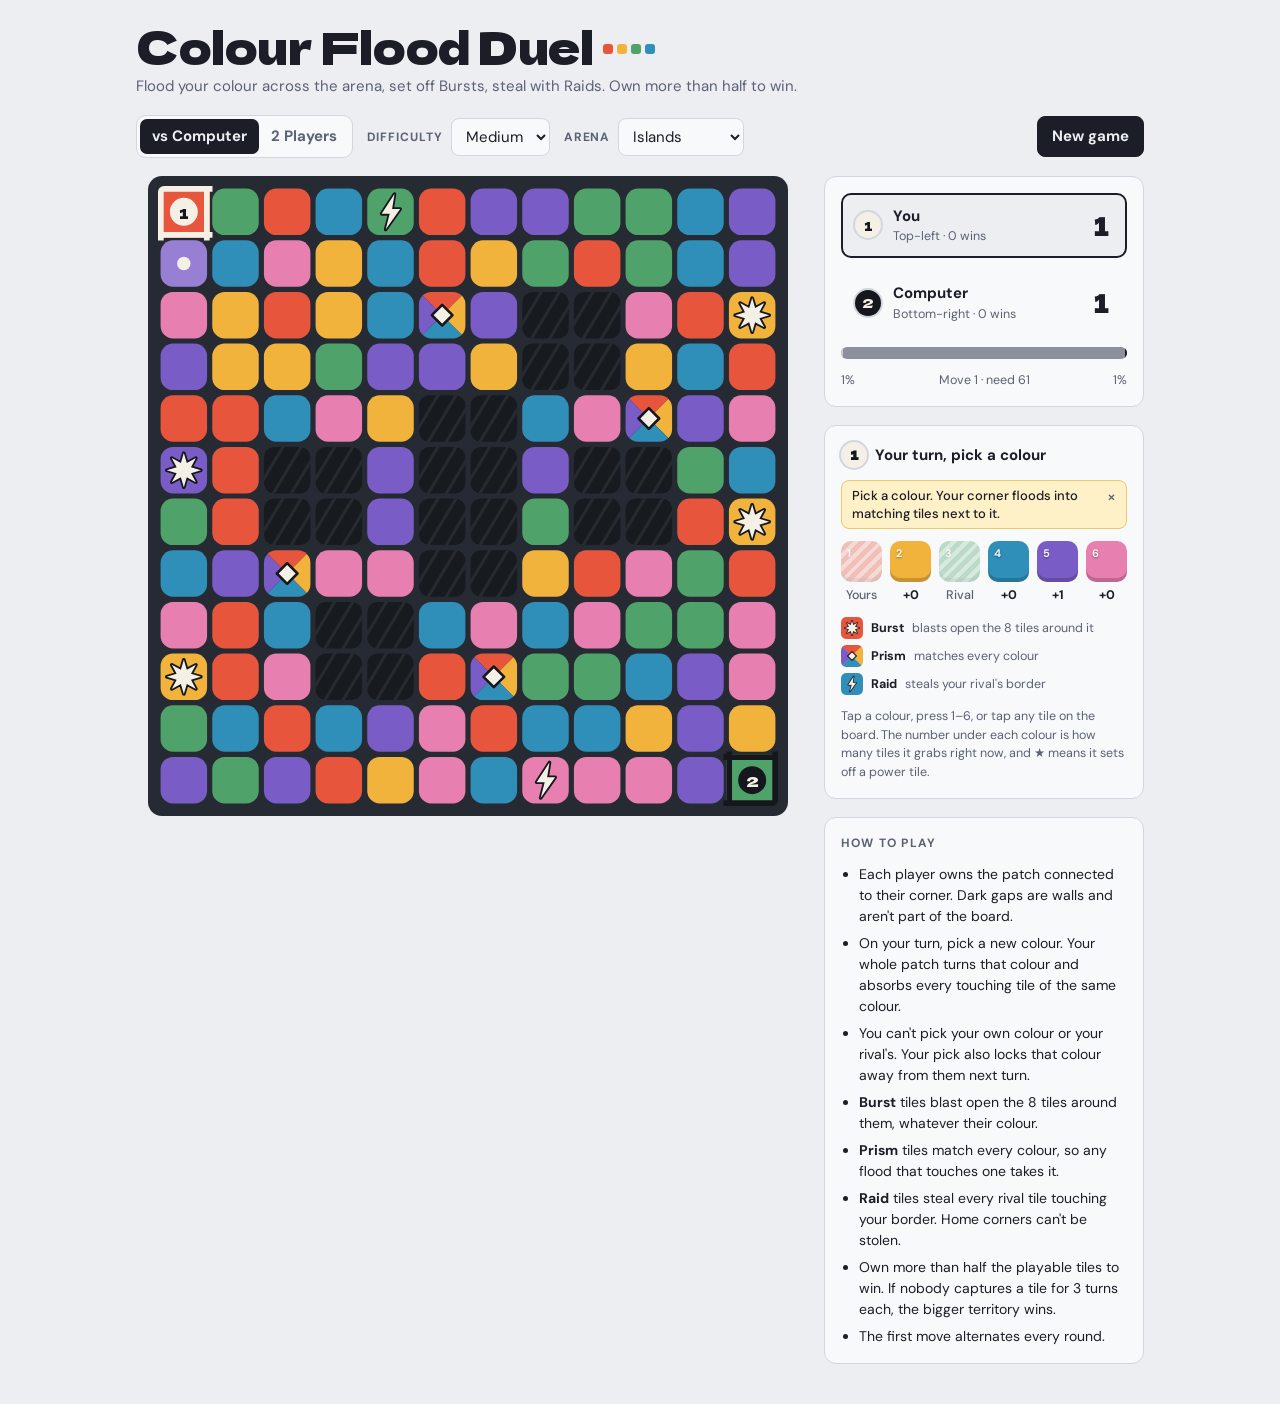
<file: index.html>
<!DOCTYPE html>
<html lang="en">
<head>
    <meta charset="UTF-8">
    <meta name="viewport" content="width=device-width, initial-scale=1.0">
    <title>Colour Flood Duel</title>
    <meta name="description" content="A two-player territory battle. Flood your colour across walled arenas, set off Bursts, bridge with Prisms and Raid your rival's border. Play a friend or the computer.">
    <script>
        // Compact, no-scroll layout when the game runs inside another site's frame (game portals) or with ?embed=1
        (function () {
            var embed = false;
            try { embed = window.self !== window.top; } catch (e) { embed = true; }
            if (/[?&]embed=1/.test(location.search)) embed = true;
            if (embed) document.documentElement.classList.add("embed");
        })();
    </script>
    <link rel="preload" href="fonts/dela-gothic-one-latin-400-normal.woff2" as="font" type="font/woff2" crossorigin>
    <link rel="stylesheet" href="style.css">
    <!-- PLATFORM_SDK -->
</head>
<body>
    <div class="app">
        <header class="top">
            <h1>Colour Flood Duel<span class="drip" aria-hidden="true"><i></i><i></i><i></i><i></i></span></h1>
            <p class="sub">Flood your colour across the arena, set off Bursts, steal with Raids. Own more than half to win.</p>
        </header>

        <nav class="toolbar" aria-label="Game settings">
            <div class="seg" role="group" aria-label="Game mode">
                <button type="button" id="modeCpu" aria-pressed="true">vs Computer</button>
                <button type="button" id="modePvp" aria-pressed="false">2 Players</button>
            </div>
            <label class="field" id="levelField">
                <span>Difficulty</span>
                <select id="level">
                    <option value="easy">Easy</option>
                    <option value="medium" selected>Medium</option>
                    <option value="hard">Hard</option>
                </select>
            </label>
            <label class="field">
                <span>Arena</span>
                <select id="arena">
                    <option value="islands" selected>Islands</option>
                    <option value="canyon">Canyon</option>
                    <option value="fortress">Fortress</option>
                    <option value="open12">Open 12×12</option>
                    <option value="open10">Quick 10×10</option>
                </select>
            </label>
            <div class="actions">
                <button type="button" class="btn ghost" id="rulesBtn">How to play</button>
                <button type="button" class="btn" id="newBtn">New game</button>
            </div>
        </nav>

        <div class="board-wrap">
            <canvas id="board" aria-label="Game board"></canvas>
            <div class="overlay" id="overlay" hidden>
                <div class="card">
                    <p class="eyebrow">Game over</p>
                    <h2 id="resTitle">You win</h2>
                    <p class="res-sub" id="resSub"></p>
                    <button type="button" class="btn" id="againBtn">Next round</button>
                </div>
            </div>
        </div>

        <aside class="side">
            <section class="panel score" aria-label="Score">
                <div class="player" id="pc1">
                    <span class="chip p1">1</span>
                    <div class="pinfo">
                        <div class="pname" id="n1">You</div>
                        <div class="pmeta">Top-left · <span id="w1">0</span> wins</div>
                    </div>
                    <div class="pscore" id="s1">1</div>
                </div>
                <div class="player" id="pc2">
                    <span class="chip p2">2</span>
                    <div class="pinfo">
                        <div class="pname" id="n2">Computer</div>
                        <div class="pmeta">Bottom-right · <span id="w2">0</span> wins</div>
                    </div>
                    <div class="pscore" id="s2">1</div>
                </div>
                <div class="tug" aria-hidden="true"><span id="t1"></span><span id="t0"></span><span id="t2"></span></div>
                <div class="tugmeta"><span id="pct1">0%</span><span id="movesTxt">Move 1</span><span id="pct2">0%</span></div>
            </section>

            <section class="panel pick" aria-label="Choose a colour">
                <p class="status" id="status" aria-live="polite"></p>
                <p class="note" id="note" hidden></p>
                <div class="palette" id="palette"></div>
                <div class="legend" aria-label="Power tiles">
                    <span class="lg"><img class="ico" data-kind="burst" alt=""><b>Burst</b><span class="lg-d">blasts open the 8 tiles around it</span></span>
                    <span class="lg"><img class="ico" data-kind="prism" alt=""><b>Prism</b><span class="lg-d">matches every colour</span></span>
                    <span class="lg"><img class="ico" data-kind="raid" alt=""><b>Raid</b><span class="lg-d">steals your rival's border</span></span>
                </div>
                <p class="hint">Tap a colour, press 1–6, or tap any tile on the board. The number under each colour is how many tiles it grabs right now, and ★ means it sets off a power tile.</p>
            </section>

            <section class="panel rules" id="rulesPanel">
                <h3>How to play</h3>
                <ul id="rulesList">
                    <li>Each player owns the patch connected to their corner. Dark gaps are walls and aren't part of the board.</li>
                    <li>On your turn, pick a new colour. Your whole patch turns that colour and absorbs every touching tile of the same colour.</li>
                    <li>You can't pick your own colour or your rival's. Your pick also locks that colour away from them next turn.</li>
                    <li><b>Burst</b> tiles blast open the 8 tiles around them, whatever their colour.</li>
                    <li><b>Prism</b> tiles match every colour, so any flood that touches one takes it.</li>
                    <li><b>Raid</b> tiles steal every rival tile touching your border. Home corners can't be stolen.</li>
                    <li>Own more than half the playable tiles to win. If nobody captures a tile for 3 turns each, the bigger territory wins.</li>
                    <li>The first move alternates every round.</li>
                </ul>
            </section>
        </aside>
    </div>

    <div class="modal" id="rulesModal" role="dialog" aria-modal="true" aria-labelledby="rulesTitle" hidden>
        <div class="card">
            <h2 id="rulesTitle">How to play</h2>
            <ul id="rulesModalList"></ul>
            <p class="controls-line">Click a colour, press keys 1–6, or click any tile to pick its colour.</p>
            <button type="button" class="btn" id="rulesClose">Got it</button>
        </div>
    </div>

    <script src="game.js"></script>
    <script src="art.js"></script>
    <script src="platform.js"></script>
    <script src="main.js"></script>
</body>
</html>
</file>
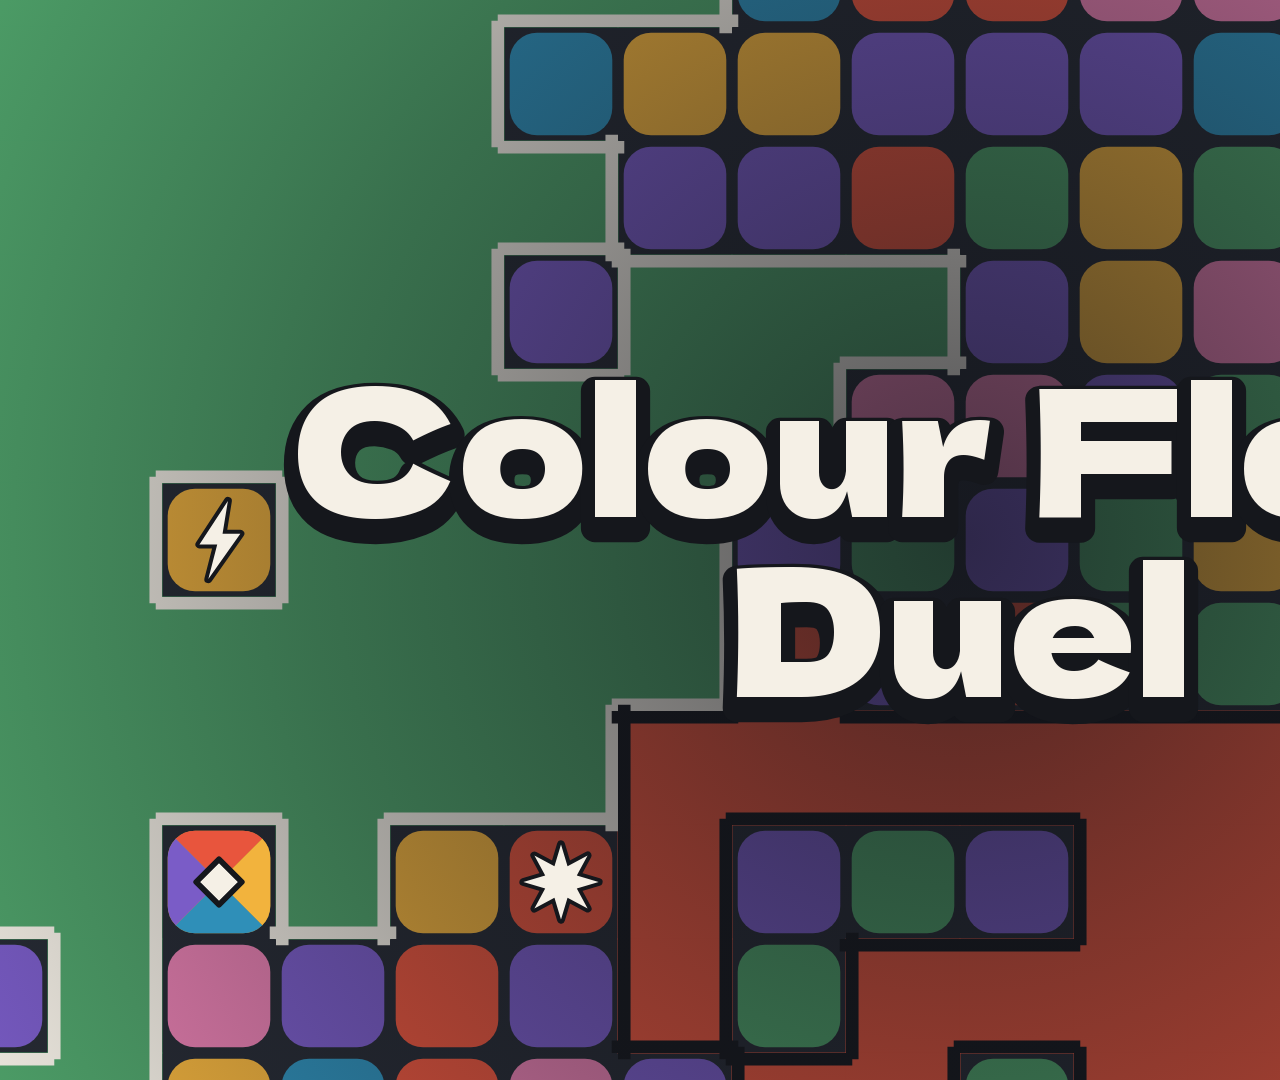
<file: tools/cover.html>
<!DOCTYPE html>
<html lang="en">
<head>
<meta charset="UTF-8">
<title>Colour Flood Duel cover</title>
<style>
    @font-face { font-family: "Dela Gothic One"; src: url("../fonts/dela-gothic-one-latin-400-normal.woff2") format("woff2"); }
    html, body { margin: 0; background: #262a33; }
    canvas { display: block; }
</style>
</head>
<body>
<canvas id="c"></canvas>
<script src="../art.js"></script>
<script>
/* Renders the store cover at ?w=1920&h=1080. Same seed every time, so all
   three sizes show the same battle. Only the game title appears as text. */
const P = new URLSearchParams(location.search);
const W = +P.get("w") || 1920, H = +P.get("h") || 1080;
const COLORS = ["#e8553d", "#f2b33d", "#4fa36a", "#2f8fb8", "#7a5cc7", "#e77fb0"];
const P1 = "#f5f0e6", P2 = "#15171c";

let seed = 20261026;
const rnd = () => ((seed = (seed * 1664525 + 1013904223) >>> 0) / 4294967296);

// Cell size follows the shorter side so every cover shows about the same density
const cell = Math.round(Math.min(W, H) / 9.5);
const C = Math.ceil(W / cell) + 1, R = Math.ceil(H / cell) + 1;
const color = Array.from({ length: R * C }, () => (rnd() * 6) | 0);
const owner = new Array(R * C).fill(0);
const nb = i => { const r = (i / C) | 0, c = i % C, o = [];
    if (r) o.push(i - C); if (r < R - 1) o.push(i + C); if (c) o.push(i - 1); if (c < C - 1) o.push(i + 1); return o; };
function grow(p, col) {
    for (let i = 0; i < owner.length; i++) if (owner[i] === p) color[i] = col;
    let changed = true;
    while (changed) {
        changed = false;
        for (let i = 0; i < owner.length; i++) {
            if (owner[i] !== p) continue;
            for (const j of nb(i)) if (!owner[j] && color[j] === col) { owner[j] = p; changed = true; }
        }
    }
}
function gain(p, col) {
    const o = owner.slice(), cl = color.slice();
    grow(p, col);
    const n = owner.filter(x => x === p).length;
    owner.splice(0, owner.length, ...o); color.splice(0, color.length, ...cl);
    return n;
}
owner[0] = 1; owner[R * C - 1] = 2;
const pc = [null, color[0], color[R * C - 1] === color[0] ? (color[0] + 3) % 6 : color[R * C - 1]];
color[R * C - 1] = pc[2];
grow(1, pc[1]); grow(2, pc[2]);
// Both sides play greedy until each owns roughly a quarter of the board
for (let t = 0; t < 60; t++) {
    const p = (t % 2) + 1;
    if (owner.filter(x => x === p).length > R * C * 0.27) continue;
    let best = -1, bc = 0;
    for (let c = 0; c < 6; c++) {
        if (c === pc[1] || c === pc[2]) continue;
        const g = gain(p, c) + rnd() * 0.5;
        if (g > best) { best = g; bc = c; }
    }
    pc[p] = bc; grow(p, bc);
}
// Same territory colours on every cover: green for player 1, tomato for player 2
for (let i = 0; i < owner.length; i++) {
    if (owner[i] === 1) color[i] = 2;
    else if (owner[i] === 2) color[i] = 0;
}

const cv = document.getElementById("c");
cv.width = W; cv.height = H;
const x = cv.getContext("2d");
x.fillStyle = "#262a33"; x.fillRect(0, 0, W, H);
const ox = (W - C * cell) / 2, oy = (H - R * cell) / 2, gap = cell * 0.1;
for (let i = 0; i < R * C; i++) {
    const cx = ox + (i % C) * cell, cy = oy + ((i / C) | 0) * cell;
    x.fillStyle = COLORS[color[i]];
    if (owner[i]) x.fillRect(cx - 0.5, cy - 0.5, cell + 1, cell + 1);
    else { x.beginPath(); x.roundRect(cx + gap / 2, cy + gap / 2, cell - gap, cell - gap, cell * 0.24); x.fill(); }
}
x.lineWidth = cell * 0.11; x.lineCap = "square";
for (const p of [1, 2]) {
    x.strokeStyle = p === 1 ? P1 : P2; x.beginPath();
    const h = x.lineWidth / 2;
    for (let i = 0; i < R * C; i++) {
        if (owner[i] !== p) continue;
        const r = (i / C) | 0, c = i % C, cx = ox + c * cell, cy = oy + r * cell;
        if (r === 0 || owner[i - C] !== p) { x.moveTo(cx, cy + h); x.lineTo(cx + cell, cy + h); }
        if (r === R - 1 || owner[i + C] !== p) { x.moveTo(cx, cy + cell - h); x.lineTo(cx + cell, cy + cell - h); }
        if (c === 0 || owner[i - 1] !== p) { x.moveTo(cx + h, cy); x.lineTo(cx + h, cy + cell); }
        if (c === C - 1 || owner[i + 1] !== p) { x.moveTo(cx + cell - h, cy); x.lineTo(cx + cell - h, cy + cell); }
    }
    x.stroke();
}

// Soft dark vignette behind the title so it reads on any colour
const g = x.createRadialGradient(W / 2, H / 2, 0, W / 2, H / 2, Math.max(W, H) * 0.62);
g.addColorStop(0, "rgba(16,18,24,0.72)"); g.addColorStop(0.55, "rgba(16,18,24,0.35)"); g.addColorStop(1, "rgba(16,18,24,0)");
x.fillStyle = g; x.fillRect(0, 0, W, H);

// Power tiles on free cells away from the title, same pattern on every cover
const kinds = ["burst", "prism", "raid", "burst", "prism"];
const freeCells = [];
for (let i = 0; i < R * C; i++) {
    if (owner[i]) continue;
    const cx = ox + (i % C) * cell + cell / 2, cy = oy + ((i / C) | 0) * cell + cell / 2;
    const dx = (cx - W / 2) / W, dy = (cy - H / 2) / H;
    if (Math.hypot(dx, dy) > 0.37 && cx > cell && cx < W - cell && cy > cell && cy < H - cell) freeCells.push(i);
}
const used = [];
for (const kind of kinds) {
    for (let tries = 0; tries < 200; tries++) {
        const i = freeCells[(rnd() * freeCells.length) | 0];
        const r = (i / C) | 0, c = i % C;
        if (used.some(j => Math.abs(((j / C) | 0) - r) + Math.abs((j % C) - c) < 3)) continue;
        used.push(i);
        const cx = ox + c * cell, cy = oy + r * cell;
        if (kind === "prism") Art.prism(x, cx, cy, cell, gap / 2, cell * 0.24);
        else (kind === "burst" ? Art.burst : Art.raid)(x, cx, cy, cell);
        break;
    }
}


document.fonts.load('100px "Dela Gothic One"').then(() => {
    const portrait = H > W * 1.2;
    const lines = portrait ? ["Colour", "Flood", "Duel"] : W === H ? ["Colour", "Flood Duel"] : ["Colour Flood", "Duel"];
    const size = portrait ? W * 0.205 : W === H ? W * 0.135 : W * 0.092;
    x.font = `${size}px "Dela Gothic One"`;
    x.textAlign = "center"; x.textBaseline = "middle";
    const lh = size * 1.02, top = H / 2 - (lines.length - 1) * lh / 2;
    lines.forEach((t, k) => {
        const y = top + k * lh;
        x.lineJoin = "round"; x.lineWidth = size * 0.16; x.strokeStyle = "#15171c"; x.strokeText(t, W / 2, y + size * 0.06);
        x.fillStyle = P1; x.fillText(t, W / 2, y);
    });
    document.title = "ready";
});
</script>
</body>
</html>
</file>
<file: style.css>
/* Colour Flood Duel
   Layout: board-first, with a slim control rail beside it. On phones the rail stacks under the board.
   In embed mode (inside a game portal's frame) everything fits the window with no scrolling. */

@font-face {
    font-family: "Dela Gothic One";
    src: url("fonts/dela-gothic-one-latin-400-normal.woff2") format("woff2");
    font-weight: 400;
    font-display: swap;
}
@font-face {
    font-family: "DM Sans";
    src: url("fonts/dm-sans-latin-400-normal.woff2") format("woff2");
    font-weight: 400;
    font-display: swap;
}
@font-face {
    font-family: "DM Sans";
    src: url("fonts/dm-sans-latin-500-normal.woff2") format("woff2");
    font-weight: 500;
    font-display: swap;
}
@font-face {
    font-family: "DM Sans";
    src: url("fonts/dm-sans-latin-700-normal.woff2") format("woff2");
    font-weight: 700;
    font-display: swap;
}

:root {
    --bg: #eceef2;
    --surface: #f8f9fb;
    --fg: #1b1e26;
    --muted: #5b6274;
    --line: #d2d6df;
    --well: #262a33;
    --track: #8b909c;
    --focus: #2f8fb8;
    --scrim: rgba(10, 11, 14, 0.55);
    --tip-bg: #fff1c7;
    --tip-line: #e9c96a;
    --p1: #f5f0e6;
    --p2: #15171c;
    --display: "Dela Gothic One", "Arial Black", Impact, sans-serif;
    --body: "DM Sans", system-ui, -apple-system, "Segoe UI", sans-serif;
    color-scheme: light;
}

@media (prefers-color-scheme: dark) {
    :root {
        --bg: #13151a;
        --surface: #1c1f26;
        --fg: #eef0f4;
        --muted: #9aa1b2;
        --line: #2e323c;
        --well: #0b0c0f;
        --track: #5d6270;
        --tip-bg: #33301f;
        --tip-line: #6b5d2a;
        color-scheme: dark;
    }
}

* { box-sizing: border-box; }
html, body { margin: 0; }
[hidden] { display: none !important; }

body {
    background: var(--bg);
    color: var(--fg);
    font-family: var(--body);
    font-size: 15px;
    line-height: 1.5;
}

/* ---------- Page grid ---------- */
.app {
    max-width: 1040px;
    margin: 0 auto;
    padding-block: 24px 40px;
    padding-left: max(16px, env(safe-area-inset-left, 0px));
    padding-right: max(16px, env(safe-area-inset-right, 0px));
    display: grid;
    grid-template-columns: minmax(0, 1fr) 320px;
    grid-template-areas:
        "head  head"
        "tools tools"
        "board side";
    column-gap: 24px;
    row-gap: 18px;
    align-items: start;
}
.top { grid-area: head; }
.toolbar { grid-area: tools; }
.board-wrap { grid-area: board; }
.side { grid-area: side; }

@media (max-width: 780px) {
    .app {
        grid-template-columns: minmax(0, 1fr);
        grid-template-areas: "head" "tools" "board" "side";
    }
}

/* ---------- Header ---------- */
h1 {
    font-family: var(--display);
    font-weight: 400;
    font-size: clamp(1.9rem, 5vw, 2.8rem);
    line-height: 1;
    margin: 0;
    letter-spacing: -0.01em;
    text-wrap: balance;
}
h1 .drip { display: inline-flex; gap: 4px; vertical-align: middle; margin-left: 10px; transform: translateY(-4px); }
h1 .drip i { width: 10px; height: 10px; border-radius: 3px; display: block; }
h1 .drip i:nth-child(1) { background: #e8553d; }
h1 .drip i:nth-child(2) { background: #f2b33d; }
h1 .drip i:nth-child(3) { background: #4fa36a; }
h1 .drip i:nth-child(4) { background: #2f8fb8; }
.sub { margin: 6px 0 0; color: var(--muted); }

/* ---------- Toolbar ---------- */
.toolbar { display: flex; flex-wrap: wrap; align-items: center; gap: 10px 14px; }
select, button { font: inherit; color: inherit; }

.seg {
    display: inline-flex;
    background: var(--surface);
    border: 1px solid var(--line);
    border-radius: 10px;
    padding: 3px;
}
.seg button {
    border: 0;
    background: none;
    padding: 6px 12px;
    border-radius: 7px;
    font-weight: 700;
    cursor: pointer;
    color: var(--muted);
}
.seg button[aria-pressed="true"] { background: var(--fg); color: var(--bg); }

.field { display: inline-flex; align-items: center; gap: 8px; }
.field span { font-size: 12px; text-transform: uppercase; letter-spacing: 0.08em; color: var(--muted); font-weight: 700; }
select {
    background: var(--surface);
    border: 1px solid var(--line);
    border-radius: 8px;
    padding: 7px 10px;
    cursor: pointer;
}

.actions { display: flex; gap: 8px; margin-left: auto; }
.btn {
    background: var(--fg);
    color: var(--bg);
    border: 1px solid var(--fg);
    border-radius: 8px;
    padding: 8px 14px;
    font-weight: 700;
    cursor: pointer;
}
.btn.ghost { background: var(--surface); color: var(--fg); border-color: var(--line); }
.btn:hover { opacity: 0.88; }
:focus-visible { outline: 3px solid var(--focus); outline-offset: 2px; }
#rulesBtn { display: none; }

@media (max-width: 780px) {
    .actions { margin-left: 0; }
}

/* ---------- Board ---------- */
.board-wrap {
    position: relative;
    width: 100%;
    max-width: 640px;
    justify-self: center;
    background: var(--well);
    border-radius: 14px;
    padding: 10px;
}
canvas {
    display: block;
    width: 100%;
    max-width: 100%;
    aspect-ratio: 1;
    border-radius: 6px;
    cursor: pointer;
    touch-action: manipulation;
}
.board-wrap.waiting canvas { cursor: wait; }

.overlay, .modal {
    display: grid;
    place-items: center;
    background: var(--scrim);
    backdrop-filter: blur(2px);
    padding: 16px;
}
.overlay { position: absolute; inset: 0; border-radius: 14px; }
.modal { position: fixed; inset: 0; z-index: 20; }

.card {
    background: var(--surface);
    color: var(--fg);
    border-radius: 14px;
    padding: 22px 26px;
    max-width: 340px;
    box-shadow: 0 20px 50px rgba(0, 0, 0, 0.35);
}
.overlay .card { text-align: center; }
.eyebrow { margin: 0; font-size: 12px; text-transform: uppercase; letter-spacing: 0.1em; color: var(--muted); font-weight: 700; }
.card h2 { font-family: var(--display); font-weight: 400; font-size: 1.8rem; margin: 6px 0 4px; line-height: 1.1; text-wrap: balance; }
.overlay .res-sub { margin: 0 0 16px; color: var(--muted); font-variant-numeric: tabular-nums; }

.modal .card { max-width: 440px; max-height: calc(100% - 16px); overflow: auto; display: grid; gap: 12px; }
.modal h2 { font-size: 1.4rem; margin: 0; }
.modal ul { margin: 0; padding-left: 18px; display: grid; gap: 6px; font-size: 14px; }
.modal .controls-line { margin: 0; font-size: 13px; color: var(--muted); }
.modal .btn { justify-self: start; }

/* ---------- Side rail ---------- */
.side { display: grid; gap: 18px; min-width: 0; }
.panel {
    background: var(--surface);
    border: 1px solid var(--line);
    border-radius: 12px;
    padding: 16px;
    display: grid;
    gap: 12px;
}

.player {
    display: grid;
    grid-template-columns: auto minmax(0, 1fr) auto;
    align-items: center;
    gap: 12px;
    padding: 10px 12px;
    border-radius: 10px;
    border: 2px solid transparent;
    transition: border-color 0.2s, background 0.2s;
}
.player.active { border-color: var(--fg); background: var(--bg); }
.chip {
    width: 26px;
    height: 26px;
    flex: none;
    border-radius: 50%;
    display: inline-grid;
    place-items: center;
    font-family: var(--display);
    font-size: 13px;
    box-shadow: 0 0 0 2px var(--line);
}
.chip.p1 { background: var(--p1); color: #15171c; }
.chip.p2 { background: var(--p2); color: #f5f0e6; }
.pname { font-weight: 700; }
.pmeta { font-size: 12.5px; color: var(--muted); font-variant-numeric: tabular-nums; }
.pscore { font-family: var(--display); font-size: 1.6rem; font-variant-numeric: tabular-nums; min-width: 2.5ch; text-align: right; }

.tug { display: flex; height: 12px; border-radius: 6px; overflow: hidden; background: var(--track); }
.tug span { display: block; height: 100%; transition: width 0.35s ease; }
#t1 { background: var(--p1); box-shadow: inset 0 0 0 1px rgba(0, 0, 0, 0.15); }
#t2 { background: var(--p2); }
.tugmeta { display: flex; justify-content: space-between; font-size: 12.5px; color: var(--muted); font-variant-numeric: tabular-nums; }

.status { margin: 0; font-weight: 700; display: flex; align-items: center; gap: 8px; min-height: 26px; }
.note { margin: -4px 0 0; font-size: 13px; color: var(--muted); }
.note.tip {
    margin: 0;
    display: flex;
    align-items: flex-start;
    gap: 8px;
    padding: 6px 6px 6px 10px;
    background: var(--tip-bg);
    border: 1px solid var(--tip-line);
    border-radius: 8px;
    color: var(--fg);
    font-weight: 500;
    line-height: 1.35;
}
.note.tip span { flex: 1; min-width: 0; }
.tip-x {
    flex: none;
    border: 0;
    background: none;
    color: var(--muted);
    font-size: 16px;
    line-height: 1;
    padding: 2px 4px;
    cursor: pointer;
}
.sw.pulse .blob { animation: pulse 1.1s ease-in-out infinite; }
@keyframes pulse {
    0%, 100% { box-shadow: inset 0 -4px 0 rgba(0, 0, 0, 0.18), 0 0 0 0 var(--fg); transform: translateY(0); }
    50% { box-shadow: inset 0 -4px 0 rgba(0, 0, 0, 0.18), 0 0 0 3px var(--fg); transform: translateY(-3px); }
}

.dots { display: inline-flex; gap: 3px; }
.dots i { width: 5px; height: 5px; border-radius: 50%; background: var(--muted); animation: blink 1s infinite; }
.dots i:nth-child(2) { animation-delay: 0.15s; }
.dots i:nth-child(3) { animation-delay: 0.3s; }
@keyframes blink { 0%, 100% { opacity: 0.25; } 50% { opacity: 1; } }

.palette { display: grid; grid-template-columns: repeat(6, minmax(0, 1fr)); gap: 8px; }
.sw {
    background: none;
    border: 0;
    padding: 0;
    cursor: pointer;
    display: grid;
    gap: 4px;
    justify-items: center;
    border-radius: 10px;
}
.sw .blob {
    position: relative;
    width: 100%;
    aspect-ratio: 1;
    border-radius: 10px;
    background: var(--c);
    box-shadow: inset 0 -4px 0 rgba(0, 0, 0, 0.18);
    transition: transform 0.12s ease;
}
.sw .key {
    position: absolute;
    top: 4px;
    left: 6px;
    font-size: 11px;
    font-weight: 700;
    color: rgba(255, 255, 255, 0.92);
    text-shadow: 0 1px 2px rgba(0, 0, 0, 0.35);
}
.sw .gain { font-size: 12.5px; font-weight: 700; font-variant-numeric: tabular-nums; }
.sw:not(:disabled):hover .blob, .sw.hot .blob { transform: translateY(-3px); }
.sw:disabled { cursor: not-allowed; }
.sw:disabled .blob {
    opacity: 0.35;
    background-image: repeating-linear-gradient(135deg, rgba(255, 255, 255, 0.45) 0 4px, transparent 4px 9px);
}
.sw.wait:disabled .blob { opacity: 0.6; background-image: none; }
.sw:disabled .gain { color: var(--muted); font-weight: 500; }
.hint { margin: 0; font-size: 12.5px; color: var(--muted); }

.legend { display: grid; gap: 6px; font-size: 12.5px; color: var(--muted); }
.lg { display: flex; align-items: center; gap: 8px; min-width: 0; }
.lg b { color: var(--fg); font-weight: 700; }
.ico { width: 22px; height: 22px; flex: none; display: block; }

.rules h3 { margin: 0; font-size: 12px; text-transform: uppercase; letter-spacing: 0.1em; color: var(--muted); }
.rules ul { margin: 0; padding-left: 18px; display: grid; gap: 6px; font-size: 14px; }

@media (max-width: 780px) {
    .palette { gap: 10px; }
    .pick { order: -1; }
}

/* =========================================================
   Embed mode: fit the whole game in the frame, no scrolling.
   Tuned for 16:9 frames from 800×450 up to 1920×1080.
   ========================================================= */
html.embed, html.embed body { height: 100%; overflow: hidden; }
html.embed body { -webkit-user-select: none; user-select: none; -webkit-touch-callout: none; }

html.embed .app {
    --pad: clamp(8px, 2.4vh, 24px);
    --gap: clamp(12px, 2.8vh, 32px);
    --rail: clamp(250px, 32vw, 440px);
    height: 100%;
    max-width: none;
    margin: 0;
    padding: var(--pad);
    grid-template-columns: auto var(--rail);
    grid-template-rows: auto auto minmax(0, 1fr);
    grid-template-areas:
        "board head"
        "board tools"
        "board side";
    column-gap: var(--gap);
    row-gap: clamp(6px, 1.5vh, 14px);
    justify-content: center;
    align-content: center;
    align-items: start;
}
html.embed .board-wrap {
    width: min(calc(100vh - 2 * var(--pad)), calc(100vw - var(--rail) - var(--gap) - 2 * var(--pad)));
    max-width: none;
    align-self: center;
    padding: clamp(6px, 1.2vh, 12px);
}
html.embed h1 { font-size: clamp(1.15rem, 4.6vh, 2.3rem); }
html.embed h1 .drip { display: none; }
html.embed .sub, html.embed .hint, html.embed .rules { display: none; }
html.embed #rulesBtn { display: inline-block; }

html.embed .toolbar { gap: clamp(6px, 1.2vh, 10px) 8px; font-size: clamp(12px, 2.6vh, 15px); }
html.embed .seg button { padding: clamp(3px, 0.8vh, 6px) 10px; }
html.embed select { padding: clamp(3px, 0.8vh, 7px) 8px; }
html.embed .btn { padding: clamp(4px, 1vh, 8px) 12px; }
html.embed .field span { position: absolute; width: 1px; height: 1px; overflow: hidden; clip: rect(0 0 0 0); white-space: nowrap; }
html.embed .actions { margin-left: 0; }

html.embed .side { gap: clamp(6px, 1.5vh, 14px); align-self: stretch; align-content: start; overflow: auto; min-height: 0; }
html.embed .panel { padding: clamp(8px, 1.8vh, 16px); gap: clamp(6px, 1.3vh, 12px); }
html.embed .player { padding: clamp(4px, 0.9vh, 10px) 10px; gap: 10px; }
html.embed .pname { font-size: clamp(13px, 2.8vh, 15px); line-height: 1.25; }
html.embed .pmeta { font-size: 12px; line-height: 1.3; }
html.embed .pscore { font-size: clamp(1.1rem, 4.4vh, 1.6rem); }
html.embed .status { font-size: clamp(13px, 2.8vh, 15px); min-height: 0; }
html.embed .note { font-size: 12px; line-height: 1.35; }
html.embed .tug { height: clamp(8px, 1.6vh, 12px); }
html.embed .tugmeta { font-size: 12px; line-height: 1.3; }
html.embed .palette { gap: clamp(5px, 1.2vh, 8px); }
html.embed .sw .gain { font-size: 12px; line-height: 1.2; }
html.embed .pick { order: -1; }
/* short frames (phones in landscape, small desktop frames): tighten the score panel */
@media (max-height: 560px) {
    html.embed .pmeta, html.embed .tugmeta { display: none; }
    /* the two scores sit side by side on one line */
    html.embed .score { grid-template-columns: minmax(0, 1fr) minmax(0, 1fr); gap: 6px; padding: 6px; }
    html.embed .score .tug { grid-column: 1 / -1; height: 8px; }
    html.embed .player { padding: 2px 5px; gap: 4px; }
    html.embed .player .chip { width: 18px; height: 18px; font-size: 10px; }
    html.embed .pname { font-size: 12px; letter-spacing: -0.01em; white-space: nowrap; overflow: hidden; text-overflow: ellipsis; }
    html.embed .pscore { font-size: 1.05rem; min-width: 0; }
    html.embed .note { font-size: 11.5px; }
    html.embed .note.tip { padding: 4px 4px 4px 8px; }
}
/* very short frames (browser zoom, small laptops): the portal already shows the title */
@media (max-height: 420px) {
    html.embed .top { display: none; }
    html.embed .legend, html.embed .score .tug { display: none; }
}
html.embed .legend { display: flex; flex-wrap: wrap; gap: 4px 12px; font-size: 12px; }
html.embed .lg-d { display: none; }
html.embed .ico { width: clamp(14px, 3vh, 20px); height: clamp(14px, 3vh, 20px); }

/* Portrait frames: board on top, rail below, scrolling allowed */
@media (max-aspect-ratio: 1/1) {
    html.embed, html.embed body { overflow: auto; height: auto; }
    html.embed .app {
        height: auto;
        grid-template-columns: minmax(0, 1fr);
        grid-template-rows: none;
        grid-template-areas: "head" "tools" "board" "side";
        --rail: 0px;
    }
    html.embed .board-wrap { width: min(100%, 70vh); justify-self: center; }
    html.embed .side { overflow: visible; }
    html.embed .palette { grid-template-columns: repeat(6, minmax(0, 84px)); justify-content: space-between; }
    html.embed .pick { order: -1; }
}

@media (prefers-reduced-motion: reduce) {
    .tug span, .sw .blob, .player { transition: none; }
    .dots i { animation: none; opacity: 0.7; }
    .sw.pulse .blob { animation: none; box-shadow: inset 0 -4px 0 rgba(0, 0, 0, 0.18), 0 0 0 3px var(--fg); }
}
</file>
